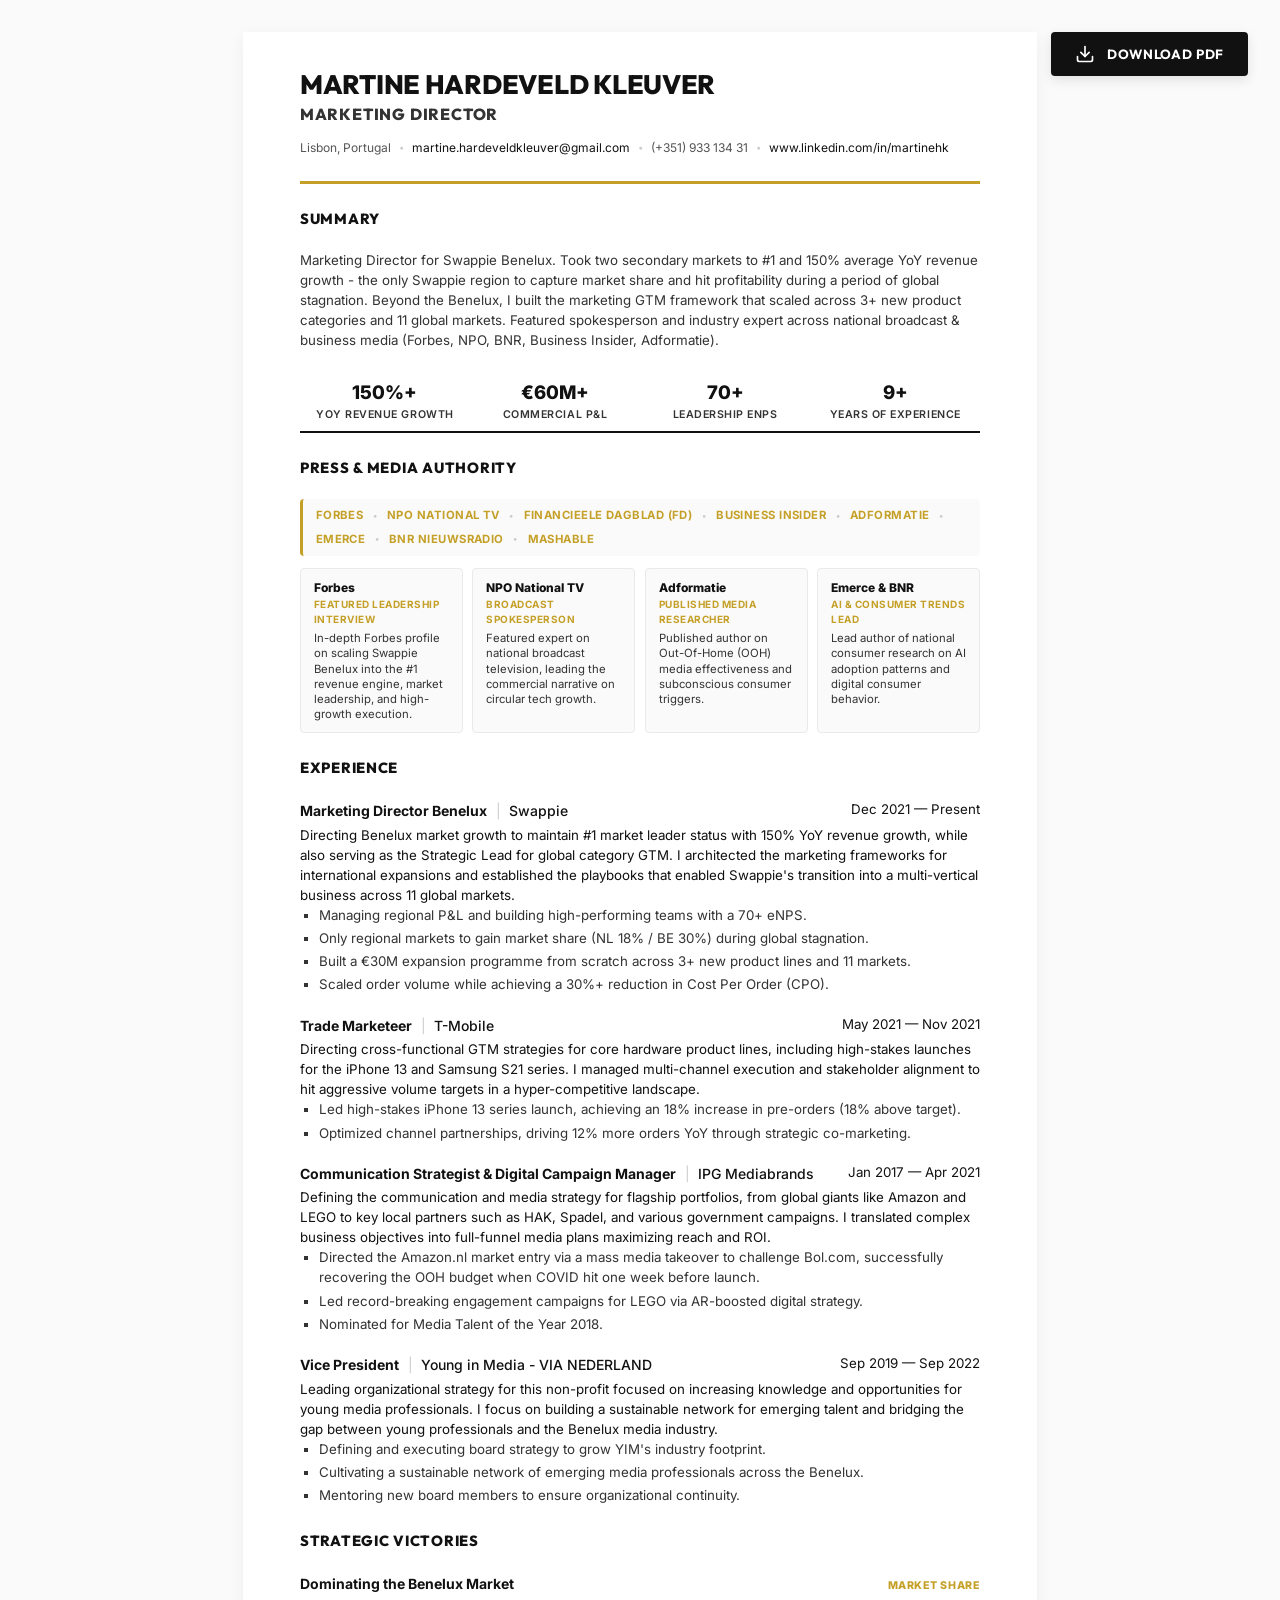
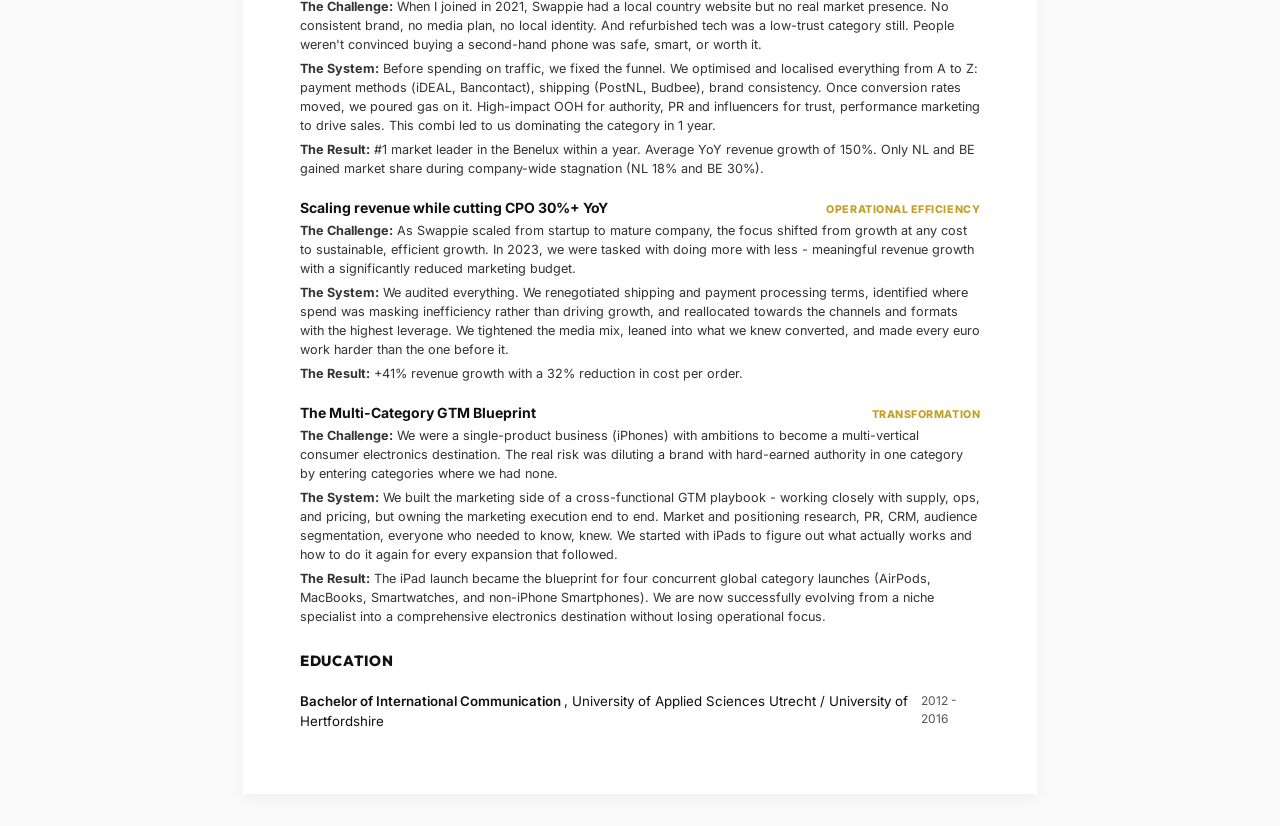
<file: resume.html>
<!DOCTYPE html>
<html lang="en">

<head>
    <meta charset="UTF-8">
    <meta name="viewport" content="width=device-width, initial-scale=1.0">
    <title>Martine Hardeveld Kleuver - Resume</title>
    <link rel="stylesheet" href="resume.css">
    <link rel="preconnect" href="https://fonts.googleapis.com">
    <link rel="preconnect" href="https://fonts.gstatic.com" crossorigin>
    <link
        href="https://fonts.googleapis.com/css2?family=Outfit:wght@400;700;900&family=Inter:wght@400;700&family=Syne:wght@800&display=swap"
        rel="stylesheet">
</head>

<body>
    <div class="no-print">
        <button class="download-btn" onclick="window.print()">
            <svg width="20" height="20" viewBox="0 0 24 24" fill="none" stroke="currentColor" stroke-width="2"
                stroke-linecap="round" stroke-linejoin="round">
                <path d="M21 15v4a2 2 0 0 1-2 2H5a2 2 0 0 1-2-2v-4"></path>
                <polyline points="7 10 12 15 17 10"></polyline>
                <line x1="12" y1="15" x2="12" y2="3"></line>
            </svg>
            Download PDF
        </button>
    </div>
    <div class="resume-container">
        <!-- Content populated by JS -->
    </div>

    <script src="data.js"></script>
    <script src="resume-script.js"></script>
</body>

</html>
</file>
<file: resume.css>
:root {
    --text-primary: #111111;
    --text-secondary: #333333;
    --text-muted: #555555;
    --accent-color: #c5a028;
    /* Champagne Gold */
    --font-display: 'Syne', sans-serif;
    --font-heading: 'Outfit', sans-serif;
    --font-body: 'Inter', sans-serif;
    --page-width: 210mm;
    /* A4 width */
    --page-padding: 10mm 15mm;
}

* {
    box-sizing: border-box;
    margin: 0;
    padding: 0;
}

body {
    background-color: #FAFAFA;
    /* Light grey background for screen */
    color: var(--text-primary);
    font-family: var(--font-body);
    font-size: 10pt;
    /* Optimised for print reading */
    line-height: 1.5;
    -webkit-font-smoothing: antialiased;
}

.resume-container {
    background: #FFFFFF;
    width: var(--page-width);
    margin: 2rem auto;
    padding: var(--page-padding);
    box-shadow: 0 4px 15px rgba(0, 0, 0, 0.05);
    /* Validation on screen */
    min-height: 297mm;
    /* A4 height */
}

a {
    color: var(--text-primary);
    text-decoration: none;
}

/* Header */
.resume-header {
    border-bottom: 3px solid var(--accent-color);
    padding-bottom: 1.5rem;
    margin-bottom: 1.5rem;
}

.name {
    font-family: var(--font-heading);
    font-size: 20pt;
    font-weight: 800;
    text-transform: uppercase;
    letter-spacing: -0.01em;
    line-height: 1.1;
    margin-bottom: 0.2rem;
}

.title {
    font-family: var(--font-heading);
    font-size: 12pt;
    font-weight: 800;
    color: var(--text-secondary);
    margin-bottom: 0.8rem;
    text-transform: uppercase;
    letter-spacing: 0.05em;
}

.contact-info {
    font-size: 9pt;
    color: var(--text-muted);
    display: flex;
    flex-wrap: wrap;
    gap: 0.5rem;
    align-items: center;
}

.separator {
    color: #ccc;
    font-size: 0.8em;
}

/* Sections */
.section {
    margin-bottom: 1.5rem;
}

.section-title {
    font-family: var(--font-heading);
    font-size: 11pt;
    font-weight: 800;
    text-transform: uppercase;
    border-bottom: 1px solid var(--border-color);
    padding-bottom: 0.3rem;
    margin-bottom: 1rem;
    letter-spacing: 0.05em;
    color: var(--text-primary);
}

/* Summary */
.summary-section p {
    color: var(--text-secondary);
}

/* Experience */
.job-entry {
    margin-bottom: 1.2rem;
}

.job-entry:last-child {
    margin-bottom: 0;
}

.job-header {
    display: flex;
    justify-content: space-between;
    align-items: flex-start;
    /* Aligns to top if text wraps */
    margin-bottom: 0.3rem;
    gap: 1rem;
    /* Ensures space between columns */
}

.job-title-company {
    font-size: 10.5pt;
    flex: 1;
    /* Takes available space */
}

.role {
    font-weight: 700;
}

.company-separator {
    margin: 0 0.3rem;
    color: #ccc;
    font-weight: 400;
}

.company {
    font-weight: 500;
}

.job-meta {
    font-size: 9pt;
    color: var(--text-muted);
    text-align: right;
    display: flex;
    flex-direction: column;
    justify-content: center;
    flex-shrink: 0;
    /* Prevents wrapping/squishing */
    margin-top: 2px;
    /* Visual alignment with text top */
}

.location {
    font-style: italic;
    margin-top: 0.1rem;
}

.job-description,
.notable-work,
.projects-list {
    margin-bottom: 0.4rem;
    color: var(--text-secondary);
}

.key-tasks,
.achievements {
    list-style-type: square;
    padding-left: 1.2rem;
    color: var(--text-secondary);
}

.key-tasks li,
.achievements li {
    margin-bottom: 0.2rem;
}

/* Skills */
.skills-grid {
    display: grid;
    grid-template-columns: 1fr;
    gap: 0.4rem;
}

.skill-category {
    font-size: 9.5pt;
}

.skill-label {
    font-weight: 700;
    margin-right: 0.4rem;
}

.skill-list {
    color: var(--text-secondary);
}

/* Education */
.edu-header {
    display: flex;
    justify-content: space-between;
}

.degree-institution {
    font-weight: 600;
}

.institution {
    font-weight: 400;
}

.dates {
    font-size: 9pt;
    color: var(--text-muted);
}

.honors {
    font-style: italic;
    color: var(--text-muted);
    font-size: 9pt;
    margin-top: 0.2rem;
}

/* Print Overrides */
@media print {
    body {
        background: none;
        -webkit-print-color-adjust: exact;
        print-color-adjust: exact;
    }

    .resume-container {
        width: 100%;
        margin: 0;
        padding: 0;
        /* Let page margins handle it or keep minimal */
        box-shadow: none;
        min-height: auto;
    }

    @page {
        margin: 10mm 15mm;
        size: auto;
    }

    a {
        text-decoration: none;
        color: #000;
    }

    .no-print {
        display: none !important;
    }
}

/* Download Button Styles */
.no-print {
    position: fixed;
    top: 2rem;
    right: 2rem;
    z-index: 1000;
}

.download-btn {
    display: flex;
    align-items: center;
    gap: 0.75rem;
    padding: 0.75rem 1.5rem;
    background: var(--text-primary);
    color: #fff;
    border: none;
    border-radius: 4px;
    font-family: var(--font-heading);
    font-weight: 700;
    font-size: 10pt;
    text-transform: uppercase;
    letter-spacing: 0.05em;
    cursor: pointer;
    transition: all 0.2s ease;
    box-shadow: 0 4px 12px rgba(0, 0, 0, 0.1);
}

.download-btn:hover {
    background: var(--accent-color);
    transform: translateY(-2px);
    box-shadow: 0 6px 16px rgba(197, 160, 40, 0.3);
}

.download-btn svg {
    stroke: currentColor;
}

@media (max-width: 1000px) {
    .no-print {
        position: static;
        display: flex;
        justify-content: center;
        margin: 2rem 0 0 0;
    }
}

/* Stats Section */
.resume-stats-row {
    display: flex;
    justify-content: space-between;
    align-items: center;
    border-bottom: 2px solid var(--text-primary);
    padding: 0.5rem 0;
    margin-bottom: 1.5rem;
}

.resume-stat-item {
    display: flex;
    flex-direction: column;
    align-items: center;
    flex: 1;
    /* Distribute evenly */
}

.stat-value {
    font-size: 14pt;
    font-weight: 800;
    color: var(--text-primary);
    line-height: 1.1;
}

.stat-label {
    font-size: 8pt;
    text-transform: uppercase;
    color: var(--text-secondary);
    letter-spacing: 0.05em;
    font-weight: 600;
    margin-top: 0.2rem;
}

/* Print adjustment */
@media print {
    .resume-stats-row {
        border-bottom: 2px solid #000;
    }
}

/* Press & Media Authority Section */
.press-pub-list {
    display: flex;
    flex-wrap: wrap;
    align-items: center;
    gap: 0.4rem 0.6rem;
    font-size: 8.5pt;
    font-weight: 700;
    text-transform: uppercase;
    letter-spacing: 0.04em;
    color: var(--accent-color);
    background: #FAFAFA;
    padding: 0.5rem 0.8rem;
    border-radius: 4px;
    border-left: 3px solid var(--accent-color);
    margin-bottom: 0.8rem;
}

.pub-separator {
    color: #ccc;
    font-size: 0.8em;
}

.press-highlights-grid {
    display: grid;
    grid-template-columns: repeat(4, 1fr);
    gap: 0.6rem;
}

.press-highlight-item {
    background: #FAFAFA;
    border: 1px solid #EAEAEA;
    padding: 0.6rem 0.8rem;
    border-radius: 4px;
}

.press-highlight-header {
    display: flex;
    flex-direction: column;
    margin-bottom: 0.25rem;
}

.press-outlet {
    font-weight: 800;
    font-size: 9pt;
    color: var(--text-primary);
}

.press-role {
    font-size: 7.5pt;
    font-weight: 700;
    text-transform: uppercase;
    letter-spacing: 0.05em;
    color: var(--accent-color);
}

.press-highlight-desc {
    font-size: 8.5pt;
    color: var(--text-secondary);
    line-height: 1.35;
}

@media print {
    .press-pub-list {
        background: #F0F0F0 !important;
        -webkit-print-color-adjust: exact;
        print-color-adjust: exact;
    }
    .press-highlight-item {
        background: #FFF !important;
        border: 1px solid #DDD !important;
    }
}
</file>
